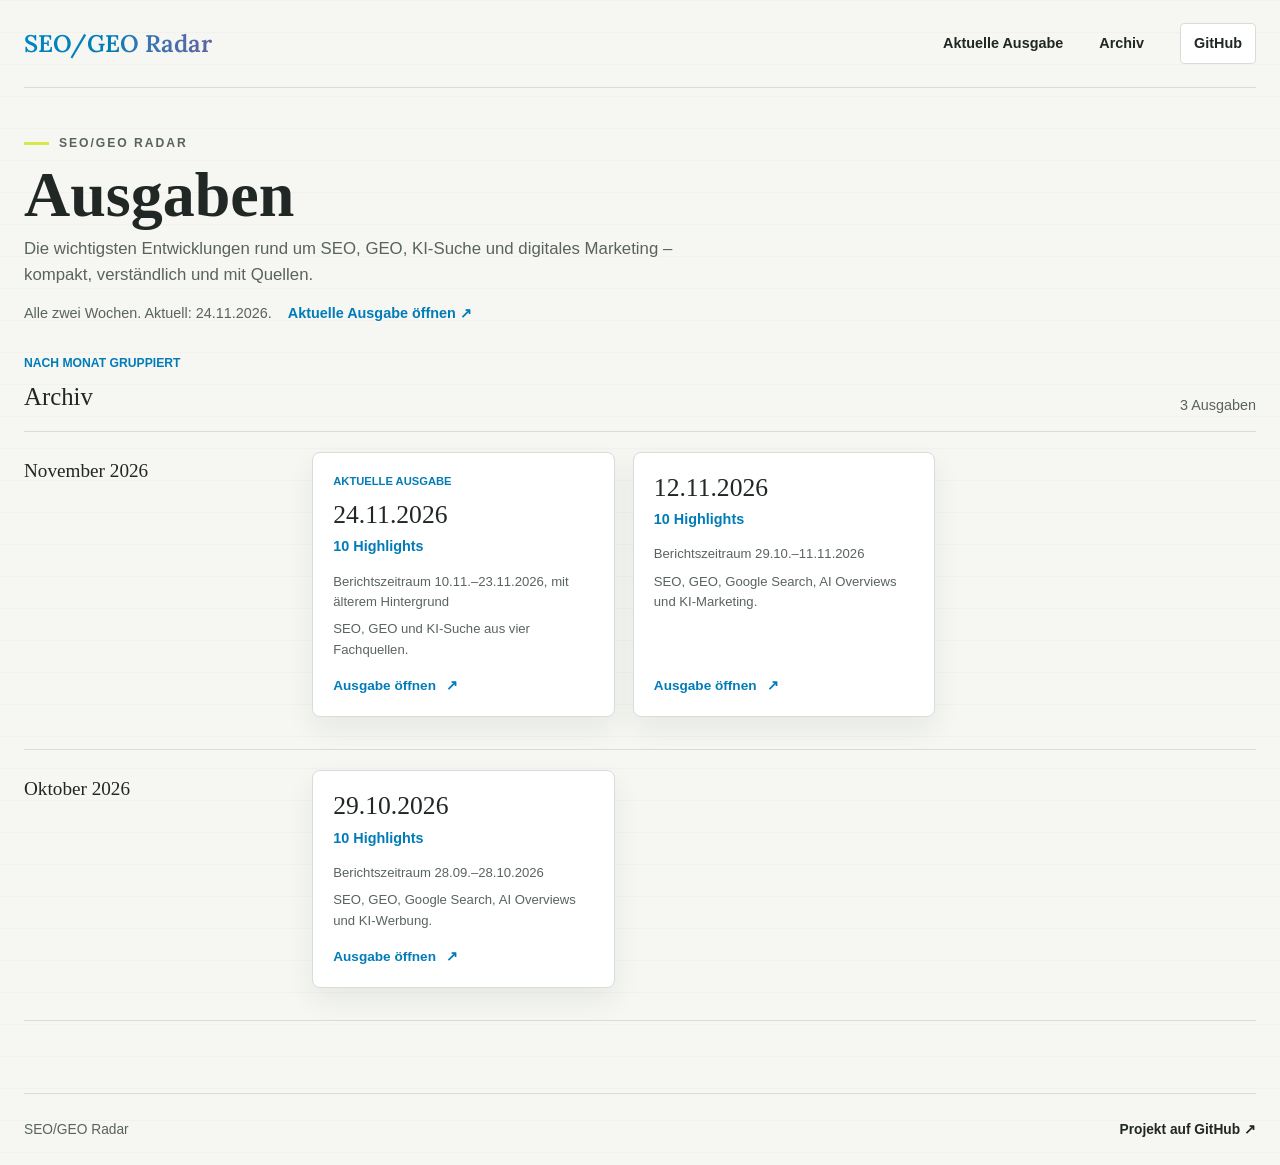
<file: index.html>
<!DOCTYPE html>
<html lang="de">
    <head>
        <meta charset="utf-8" />
        <meta name="viewport" content="width=device-width, initial-scale=1" />
        <meta name="description"
              content="SEO/GEO Radar: Entwicklungen rund um SEO, GEO und KI-Suche, kompakt, verständlich und mit Quellen." />
        <meta name="theme-color" content="#f6f7f2" />
        <title>SEO/GEO Radar – SEO- und KI-Suche im Blick</title>
        <link rel="preconnect" href="https://fonts.googleapis.com" />
        <link rel="preconnect" href="https://fonts.gstatic.com" crossorigin />
        <link href="https://fonts.googleapis.com/css2?family=Lora:wght@400;600&display=swap"
              rel="stylesheet" />
        <link rel="stylesheet" href="src/styles.css" />
    </head>
    <body>
        <a class="skip-link" href="#inhalt">Zum Inhalt springen</a>
        <div class="page-shell">
            <header class="site-header">
                <a class="wordmark brand-name"
                   href="index.html"
                   aria-label="SEO/GEO Radar, Startseite">SEO/GEO Radar</a>
                <nav class="site-nav" aria-label="Hauptnavigation">
                    <a href="#aktuelle-ausgabe">Aktuelle Ausgabe</a>
                    <a href="#archiv">Archiv</a>
                    <a class="repo-link"
                       href="https://github.com/7amdmad/seo-geo-radar"
                       target="_blank"
                       rel="noopener noreferrer">GitHub</a>
                </nav>
            </header>
            <main id="inhalt">
                <section class="intro" aria-labelledby="site-title">
                    <p class="intro__eyebrow">SEO/GEO RADAR</p>
                    <h1 id="site-title">Ausgaben</h1>
                    <p class="intro__text">
                        Die wichtigsten Entwicklungen rund um SEO, GEO, KI-Suche und
                        digitales Marketing – kompakt, verständlich und mit Quellen.
                    </p>
                    <p class="intro__latest">
                        Alle zwei Wochen. Aktuell: 24.11.2026.
                        <a href="editions/2026-11-24/index.html">Aktuelle Ausgabe öffnen <span aria-hidden="true">↗</span></a>
                    </p>
                </section>
                <section class="archive" id="archiv" aria-labelledby="archive-title">
                    <div class="archive__heading">
                        <div>
                            <p class="section-kicker">Nach Monat gruppiert</p>
                            <h2 id="archive-title">Archiv</h2>
                        </div>
                        <span class="archive__total">3 Ausgaben</span>
                    </div>
                    <section class="archive-month" aria-labelledby="month-2026-11">
                        <h3 id="month-2026-11">November 2026</h3>
                        <div class="edition-grid">
                            <a class="edition-card"
                               id="aktuelle-ausgabe"
                               href="editions/2026-11-24/index.html">
                                <span class="edition-card__current">Aktuelle Ausgabe</span>
                                <span class="edition-card__date">24.11.2026</span>
                                <span class="edition-card__count">10 Highlights</span>
                                <span class="edition-card__period">Berichtszeitraum 10.11.–23.11.2026, mit älterem
                                Hintergrund</span>
                                <span class="edition-card__description">SEO, GEO und KI-Suche aus vier Fachquellen.</span>
                                <span class="edition-card__open">Ausgabe öffnen <span aria-hidden="true">↗</span></span>
                            </a>
                            <a class="edition-card" href="editions/2026-11-12/index.html">
                                <span class="edition-card__date">12.11.2026</span>
                                <span class="edition-card__count">10 Highlights</span>
                                <span class="edition-card__period">Berichtszeitraum 29.10.–11.11.2026</span>
                                <span class="edition-card__description">SEO, GEO, Google Search, AI Overviews und KI-Marketing.</span>
                                <span class="edition-card__open">Ausgabe öffnen <span aria-hidden="true">↗</span></span>
                            </a>
                        </div>
                    </section>
                    <section class="archive-month" aria-labelledby="month-2026-10">
                        <h3 id="month-2026-10">Oktober 2026</h3>
                        <div class="edition-grid">
                            <a class="edition-card" href="editions/2026-10-29/index.html">
                                <span class="edition-card__date">29.10.2026</span>
                                <span class="edition-card__count">10 Highlights</span>
                                <span class="edition-card__period">Berichtszeitraum 28.09.–28.10.2026</span>
                                <span class="edition-card__description">SEO, GEO, Google Search, AI Overviews und KI-Werbung.</span>
                                <span class="edition-card__open">Ausgabe öffnen <span aria-hidden="true">↗</span></span>
                            </a>
                        </div>
                    </section>
                </section>
            </main>
            <footer class="site-footer">
                <span>SEO/GEO Radar</span>
                <a href="https://github.com/7amdmad/seo-geo-radar"
                   target="_blank"
                   rel="noopener noreferrer">Projekt auf GitHub <span aria-hidden="true">↗</span></a>
            </footer>
        </div>
    </body>
</html>
</file>
<file: src/styles.css>
:root {
  color-scheme: light;
  --paper: #f6f7f2;
  --surface: #ffffff;
  --ink: #202725;
  --muted: #59635f;
  --line: #d7ded9;
  --cyan: #00aeef;
  --cyan-dark: #007cb8;
  --purple: #5b64a2;
  --lime: #d6e84a;
  --brand-start: #0086b8;
  --brand-fallback: var(--purple);
  --font-brand: "Lora", Georgia, serif;
  --brand-gradient: linear-gradient(
    90deg,
    var(--brand-start),
    var(--cyan-dark) 48%,
    var(--purple)
  );
  --font-display: "Helvetica Neue", Helvetica, Arial, sans-serif;
  --font-body: "Helvetica Neue", Helvetica, Arial, sans-serif;
}

* {
  box-sizing: border-box;
}

html {
  scroll-behavior: smooth;
}

body {
  min-width: 320px;
  min-height: 100vh;
  margin: 0;
  background-color: var(--paper);
  background-image: linear-gradient(
    rgba(32, 39, 37, 0.025) 1px,
    transparent 1px
  );
  background-size: 100% 32px;
  color: var(--ink);
  font-family: var(--font-body);
  line-height: 1.55;
}

button,
a {
  font: inherit;
}

a {
  color: var(--cyan-dark);
}

a:hover {
  color: var(--ink);
}

:focus-visible {
  outline: 3px solid var(--purple);
  outline-offset: 3px;
}

.page-shell,
.deck-shell {
  width: min(1240px, calc(100% - 48px));
  margin: 0 auto;
}

.skip-link {
  position: absolute;
  top: 8px;
  left: 8px;
  z-index: 20;
  padding: 10px 14px;
  transform: translateY(-160%);
  background: var(--ink);
  color: #fff;
}

.skip-link:focus {
  transform: translateY(0);
}

.site-header {
  min-height: 88px;
  display: flex;
  align-items: center;
  justify-content: space-between;
  gap: 24px;
  border-bottom: 1px solid var(--line);
}

.wordmark {
  display: inline-flex;
  line-height: 1.55;
  color: var(--ink);
  font-family: var(--font-brand);
  font-size: 1.5rem;
  font-weight: 600;
  letter-spacing: 0;
  text-decoration: none;
}

.brand-name {
  display: inline-flex;
  color: var(--brand-fallback);
  font-family: var(--font-brand);
  text-decoration: none;
  white-space: nowrap;
}

@supports (color: color-mix(in srgb, cyan, blue)) {
  :root {
    --brand-start: color-mix(in srgb, var(--cyan) 20%, var(--cyan-dark));
  }
}

@supports (background-clip: text) {
  .brand-name,
  .brand-name:hover {
    background-image: var(--brand-gradient);
    background-clip: text;
    color: transparent;
  }
}

@media (forced-colors: active) {
  .brand-name,
  .brand-name:hover {
    background-image: none;
    color: CanvasText;
  }
}

.site-nav {
  display: flex;
  align-items: center;
  gap: clamp(16px, 3vw, 36px);
}

.site-nav a,
.site-footer a {
  color: var(--ink);
  font-size: 0.9rem;
  font-weight: 650;
  text-decoration: none;
}

.site-nav a:hover,
.site-footer a:hover {
  color: var(--cyan-dark);
}

.site-nav .repo-link {
  padding: 8px 13px;
  border: 1px solid var(--line);
  border-radius: 4px;
  background: var(--surface);
}

.intro {
  max-width: 840px;
  padding: 46px 0 20px;
}

.intro__eyebrow,
.section-kicker,
.section-label,
.slide__category {
  margin: 0;
  color: var(--cyan-dark);
  font-size: 0.76rem;
  font-weight: 750;
  text-transform: uppercase;
}

.intro__eyebrow {
  display: flex;
  align-items: center;
  gap: 10px;
  color: var(--muted);
  letter-spacing: 0.16em;
}

.intro__eyebrow::before {
  width: 25px;
  height: 3px;
  background: var(--lime);
  content: "";
}

.intro h1 {
  margin: 8px 0 8px;
  font-family: Georgia, "Times New Roman", serif;
  font-size: 4rem;
  font-weight: 600;
  line-height: 1.05;
}

.intro__text {
  max-width: 650px;
  margin: 0;
  color: var(--muted);
  font-size: 1.05rem;
}

.intro__latest {
  display: flex;
  flex-wrap: wrap;
  align-items: center;
  gap: 8px 16px;
  margin: 14px 0 0;
  color: var(--muted);
  font-size: 0.9rem;
}

.intro__latest a {
  color: var(--cyan-dark);
  font-weight: 700;
  text-decoration: none;
}

.intro__latest a:hover {
  color: var(--ink);
}

.latest {
  padding: 26px 0 30px;
  border-top: 1px solid var(--ink);
  border-bottom: 1px solid var(--ink);
}

.section-label {
  display: flex;
  align-items: center;
  gap: 9px;
  color: var(--ink);
}

.signal-dot {
  width: 9px;
  height: 9px;
  border-radius: 50%;
  background: var(--lime);
  outline: 1px solid var(--ink);
}

.latest__body {
  display: flex;
  align-items: end;
  justify-content: space-between;
  gap: 36px;
  padding: 18px 0 4px;
}

.latest__date,
.latest__period {
  margin: 0;
  color: var(--muted);
  font-size: 0.88rem;
}

.latest__date span,
.deck__meta span {
  color: var(--purple);
}

.latest h2 {
  margin: 8px 0;
  font-family: var(--font-display);
  font-size: 2.25rem;
  line-height: 1.12;
}

.latest__description {
  max-width: 660px;
  margin: 0;
  color: var(--muted);
}

.latest__period {
  margin-top: 16px;
}

.action-link {
  flex: 0 0 auto;
  display: inline-flex;
  align-items: center;
  gap: 18px;
  min-height: 46px;
  padding: 0 15px;
  border: 1px solid var(--cyan-dark);
  border-radius: 4px;
  color: var(--cyan-dark);
  font-weight: 700;
  text-decoration: none;
}

.action-link:hover {
  background: var(--cyan-dark);
  color: #fff;
}

.archive {
  padding: 10px 0 72px;
}

.archive__heading {
  display: flex;
  align-items: end;
  justify-content: space-between;
  gap: 20px;
  padding-bottom: 14px;
  border-bottom: 1px solid var(--line);
}

.archive__heading h2 {
  margin: 5px 0 0;
  font-family: Georgia, "Times New Roman", serif;
  font-size: 1.55rem;
  font-weight: 500;
}

.archive__total {
  color: var(--muted);
  font-size: 0.9rem;
}

.archive-month {
  display: grid;
  grid-template-columns: minmax(140px, 0.28fr) 1fr;
  align-items: start;
  gap: 24px;
  padding: 20px 0 32px;
  border-bottom: 1px solid var(--line);
}

.archive-month h3 {
  margin: 4px 0 0;
  font-family: Georgia, "Times New Roman", serif;
  font-size: 1.2rem;
  font-weight: 500;
}

.edition-grid {
  display: grid;
  grid-template-columns: repeat(3, minmax(0, 1fr));
  gap: 18px;
}

.edition-card {
  min-height: 204px;
  display: flex;
  flex-direction: column;
  align-items: flex-start;
  padding: 20px;
  border: 1px solid var(--line);
  border-radius: 8px;
  background: var(--surface);
  color: var(--ink);
  text-decoration: none;
  box-shadow: 0 12px 28px rgba(32, 39, 37, 0.07);
  transition:
    transform 160ms ease,
    box-shadow 160ms ease;
}

.edition-card:hover {
  transform: translateY(-2px);
  box-shadow: 0 16px 32px rgba(32, 39, 37, 0.11);
}

.edition-card__date {
  font-family: Georgia, "Times New Roman", serif;
  font-size: 1.6rem;
  line-height: 1.15;
}

.edition-card__current {
  margin-bottom: 10px;
  color: var(--cyan-dark);
  font-size: 0.7rem;
  font-weight: 750;
  text-transform: uppercase;
}

.edition-card__count {
  margin-top: 6px;
  color: var(--cyan-dark);
  font-size: 0.9rem;
  font-weight: 700;
}

.edition-card__period,
.edition-card__description {
  color: var(--muted);
  font-size: 0.82rem;
}

.edition-card__period {
  margin-top: 14px;
}

.edition-card__description {
  margin-top: 7px;
}

.edition-card__open {
  display: inline-flex;
  align-items: center;
  gap: 10px;
  margin-top: auto;
  padding-top: 15px;
  color: var(--cyan-dark);
  font-size: 0.85rem;
  font-weight: 700;
}

.empty-state {
  margin: 0;
  padding: 24px 0;
  color: var(--muted);
}

.site-footer {
  display: flex;
  align-items: center;
  justify-content: space-between;
  gap: 18px;
  min-height: 72px;
  border-top: 1px solid var(--line);
  color: var(--muted);
  font-size: 0.86rem;
}

.site-footer a {
  font-size: inherit;
}

.site-footer__dot {
  color: var(--purple);
}

.deck-page {
  --font-display: "Lora", Georgia, serif;
  --font-body: "Work Sans", "Segoe UI", sans-serif;
  overflow-x: hidden;
  background-image: none;
}

.deck-shell {
  width: 100%;
  min-height: 100vh;
  display: flex;
  flex-direction: column;
}

.deck {
  flex: 1;
  display: flex;
  flex-direction: column;
}

.deck__header {
  display: flex;
  align-items: center;
  justify-content: space-between;
  gap: 20px;
  padding: 18px 28px;
  border-bottom: 1px solid var(--line);
}

.deck__title {
  margin: 0;
  font-family: var(--font-display);
  font-size: 1.5rem;
  font-weight: 600;
}

.deck__date {
  margin-left: 12px;
  color: var(--muted);
  font-family: var(--font-body);
  font-size: 0.9rem;
  font-weight: 400;
}

.deck__edition {
  display: flex;
  align-items: center;
  justify-content: space-between;
  gap: 18px;
  padding: 12px 28px 0;
}

.back-link {
  flex-shrink: 0;
  padding: 8px 14px;
  border: 1px solid var(--line);
  border-radius: 999px;
  color: var(--ink);
  font-size: 0.9rem;
  font-weight: 700;
  text-decoration: none;
}

.deck__meta {
  color: var(--muted);
  font-size: 0.8rem;
  text-align: left;
}

.slides {
  --slide-offset: 100%;
  position: relative;
  flex: 1;
  min-height: 540px;
  overflow: hidden;
}

.slides[data-direction="backward"] {
  --slide-offset: -100%;
}

.slide[hidden] {
  display: none !important;
}

.slide {
  width: 100%;
  max-width: 1320px;
  min-height: 540px;
  margin-inline: auto;
  display: grid;
  grid-template-columns: minmax(0, 1fr) minmax(0, 0.95fr);
  grid-template-rows: auto auto auto auto;
  align-content: center;
  align-items: start;
  gap: 22px 32px;
  padding: 48px;
}

.slides.is-transitioning .slide.is-active {
  animation: slide-in 420ms cubic-bezier(0.25, 0.8, 0.25, 1) both;
}

.slide.is-exiting {
  position: absolute;
  inset: 0 0 auto;
  pointer-events: none;
  animation: slide-out 420ms cubic-bezier(0.25, 0.8, 0.25, 1) both;
}

.slide__copy {
  display: contents;
}

.slide__accent {
  grid-column: 1 / -1;
  width: fit-content;
  padding: 6px 12px;
  border-radius: 999px;
  background: rgba(0, 174, 239, 0.12);
  color: var(--cyan-dark);
  font-size: 0.9rem;
  font-weight: 600;
}

.slide__title {
  grid-column: 1;
  grid-row: 2;
  margin: 0;
  font-family: var(--font-display);
  font-size: 3.4rem;
  font-weight: 600;
  line-height: 1.05;
}

.slide__body {
  grid-column: 1;
  grid-row: 3;
  max-width: 610px;
  margin: 0;
  color: var(--muted);
  font-size: 1.25rem;
  line-height: 1.55;
}

.slide__body strong {
  padding: 0 6px;
  border-radius: 999px;
  background: rgba(0, 174, 239, 0.12);
  color: var(--ink);
  font-weight: 600;
  box-decoration-break: clone;
}

.slide__sources {
  grid-column: 2;
  grid-row: 4;
  display: flex;
  flex-wrap: wrap;
  align-items: baseline;
  gap: 4px 10px;
  font-size: 0.75rem;
}

.slide__sources > span {
  color: var(--muted);
  font-weight: 700;
  text-transform: uppercase;
}

.slide__sources a {
  text-underline-offset: 3px;
}

.slide__media {
  grid-column: 2;
  grid-row: 2 / span 2;
  align-self: center;
  width: 100%;
  margin: 0;
}

.image-placeholder {
  position: relative;
  min-height: 320px;
  aspect-ratio: 1.16 / 1;
  display: flex;
  flex-direction: column;
  align-items: flex-start;
  justify-content: space-between;
  overflow: hidden;
  padding: clamp(22px, 4vw, 42px);
  border: 1px solid rgba(32, 39, 37, 0.16);
  background-color: #e8f5f6;
  background-image:
    linear-gradient(
      135deg,
      transparent 48%,
      rgba(91, 100, 162, 0.13) 48%,
      rgba(91, 100, 162, 0.13) 49%,
      transparent 49%
    ),
    linear-gradient(rgba(0, 124, 184, 0.09) 1px, transparent 1px),
    linear-gradient(90deg, rgba(0, 124, 184, 0.09) 1px, transparent 1px);
  background-size:
    100% 100%,
    28px 28px,
    28px 28px;
}

.image-placeholder::after {
  position: absolute;
  right: -30px;
  bottom: 60px;
  width: 72%;
  height: 3px;
  transform: rotate(-24deg);
  background: var(--cyan-dark);
  content: "";
}

.image-placeholder__brand,
.image-placeholder__topic,
.image-placeholder__note,
.image-placeholder__index {
  position: relative;
  z-index: 1;
}

.image-placeholder__brand {
  color: var(--cyan-dark);
  font-size: 0.75rem;
  font-weight: 800;
}

.image-placeholder__topic {
  max-width: 75%;
  color: var(--ink);
  font-size: 2.4rem;
  font-weight: 750;
  line-height: 1.05;
}

.image-placeholder__index {
  position: absolute;
  right: 24px;
  bottom: 8px;
  color: rgba(91, 100, 162, 0.55);
  font-size: 6rem;
  font-weight: 800;
  line-height: 1;
}

.image-placeholder__note {
  padding: 4px 7px;
  background: var(--lime);
  color: var(--ink);
  font-size: 0.73rem;
  font-weight: 700;
}

.slide__media img {
  width: auto;
  max-width: 100%;
  height: auto;
  max-height: min(50vh, 460px);
  display: block;
  margin-inline: auto;
  border-radius: 18px;
  box-shadow: 0 18px 40px rgba(32, 39, 37, 0.12);
  object-fit: contain;
}

.slide__media figcaption {
  margin-top: 8px;
  color: var(--muted);
  font-size: 0.75rem;
}

.deck__live,
.visually-hidden {
  position: absolute;
  width: 1px;
  height: 1px;
  overflow: hidden;
  clip: rect(0, 0, 0, 0);
  white-space: nowrap;
  clip-path: inset(50%);
}

.deck__footer {
  display: flex;
  align-items: center;
  gap: 28px;
  padding: 16px 28px 28px;
  border-top: 1px solid var(--line);
}

.deck__progress {
  flex: 1;
  height: 5px;
  overflow: hidden;
  background: #dce2df;
}

.deck__progress span {
  width: 0;
  height: 100%;
  display: block;
  background: var(--cyan-dark);
  transition: width 180ms ease;
}

.deck__controls {
  display: flex;
  align-items: center;
  gap: 9px;
}

.deck__counter {
  min-width: 58px;
  margin-right: 6px;
  color: var(--muted);
  font-size: 0.85rem;
  font-variant-numeric: tabular-nums;
}

.deck__button {
  min-width: 90px;
  min-height: 44px;
  padding: 0 13px;
  border: 1px solid var(--line);
  border-radius: 4px;
  background: var(--surface);
  color: var(--ink);
  cursor: pointer;
  font-weight: 700;
}

.deck__button--next {
  border-color: var(--cyan-dark);
  background: var(--cyan-dark);
  color: #fff;
}

.deck__button:hover:not(:disabled) {
  border-color: var(--purple);
  box-shadow: inset 0 -3px var(--lime);
}

.deck__button:disabled {
  opacity: 0.48;
  cursor: not-allowed;
}

@keyframes slide-in {
  from {
    opacity: 0.3;
    transform: translateX(var(--slide-offset));
  }

  to {
    opacity: 1;
    transform: translateX(0);
  }
}

@keyframes slide-out {
  from {
    opacity: 1;
    transform: translateX(0);
  }

  to {
    opacity: 0.3;
    transform: translateX(calc(-1 * var(--slide-offset)));
  }
}

@media (prefers-reduced-motion: reduce) {
  *,
  *::before,
  *::after {
    scroll-behavior: auto !important;
    animation-duration: 0.01ms !important;
    animation-iteration-count: 1 !important;
    transition-duration: 0.01ms !important;
  }
}

@media (max-width: 880px) {
  .intro h1 {
    font-size: 3.3rem;
  }

  .latest h2 {
    font-size: 1.9rem;
  }

  .edition-grid {
    grid-template-columns: repeat(2, minmax(0, 1fr));
  }

  .slide {
    grid-template-columns: minmax(0, 1fr) minmax(280px, 0.85fr);
    gap: 28px;
  }

  .slide__title {
    font-size: 2.8rem;
  }

  .slide__body {
    font-size: 1.1rem;
  }

  .image-placeholder__topic {
    font-size: 2.1rem;
  }
}

@media (max-width: 640px) {
  .page-shell,
  .deck-shell {
    width: min(100% - 32px, 520px);
  }

  .site-header {
    min-height: 74px;
  }

  .site-nav {
    gap: 14px;
  }

  .site-nav a {
    font-size: 0.78rem;
  }

  .site-nav .repo-link {
    padding: 6px 8px;
  }

  .intro {
    padding: 38px 0 18px;
  }

  .intro h1 {
    font-size: 2.8rem;
  }

  .intro__text {
    font-size: 1.05rem;
  }

  .latest__body {
    align-items: flex-start;
    flex-direction: column;
    gap: 18px;
  }

  .latest h2 {
    font-size: 1.65rem;
  }

  .archive {
    padding: 8px 0 56px;
  }

  .archive-month {
    grid-template-columns: 1fr;
    gap: 12px;
  }

  .edition-grid {
    grid-template-columns: 1fr;
  }

  .site-footer {
    align-items: flex-start;
    flex-direction: column;
    justify-content: center;
    padding: 18px 0;
  }

  .deck__edition {
    align-items: flex-start;
    flex-direction: column;
    gap: 7px;
    padding-top: 15px;
  }

  .deck__meta {
    text-align: left;
  }

  .slides {
    min-height: 0;
  }

  .slide {
    min-height: 0;
    grid-template-columns: 1fr;
    gap: 24px;
    padding: 26px 0 30px;
  }

  .slide__count {
    margin-top: 18px;
  }

  .slide__title {
    font-size: 2.25rem;
  }

  .slide__body {
    margin: 16px 0 20px;
    font-size: 1rem;
  }

  .image-placeholder {
    min-height: 250px;
    aspect-ratio: 1.25 / 1;
  }

  .image-placeholder__topic {
    font-size: 1.75rem;
  }

  .deck__footer {
    align-items: stretch;
    flex-direction: column;
    gap: 12px;
    padding-bottom: 16px;
  }

  .deck__controls {
    justify-content: space-between;
  }

  .deck__button {
    flex: 1;
  }
}

@media (max-width: 899px) {
  .deck-shell {
    width: 100%;
  }

  .deck__header {
    align-items: flex-start;
    padding: 16px 20px;
  }

  .deck__date {
    display: block;
    margin-left: 0;
  }

  .slide {
    display: flex;
    flex-direction: column;
    align-items: stretch;
    padding: 32px 24px;
  }

  .slide__accent {
    align-self: flex-start;
    order: 1;
  }

  .slide__title {
    order: 2;
  }

  .slide__body {
    order: 3;
  }

  .slide__media {
    align-self: stretch;
    order: 4;
  }

  .slide__sources {
    order: 5;
  }
}

@media (max-width: 640px) {
  .site-header {
    flex-wrap: wrap;
    gap: 12px;
    padding: 16px 0;
  }

  .site-nav {
    width: 100%;
    justify-content: space-between;
  }

  .deck__header {
    flex-wrap: wrap;
  }
}
</file>
